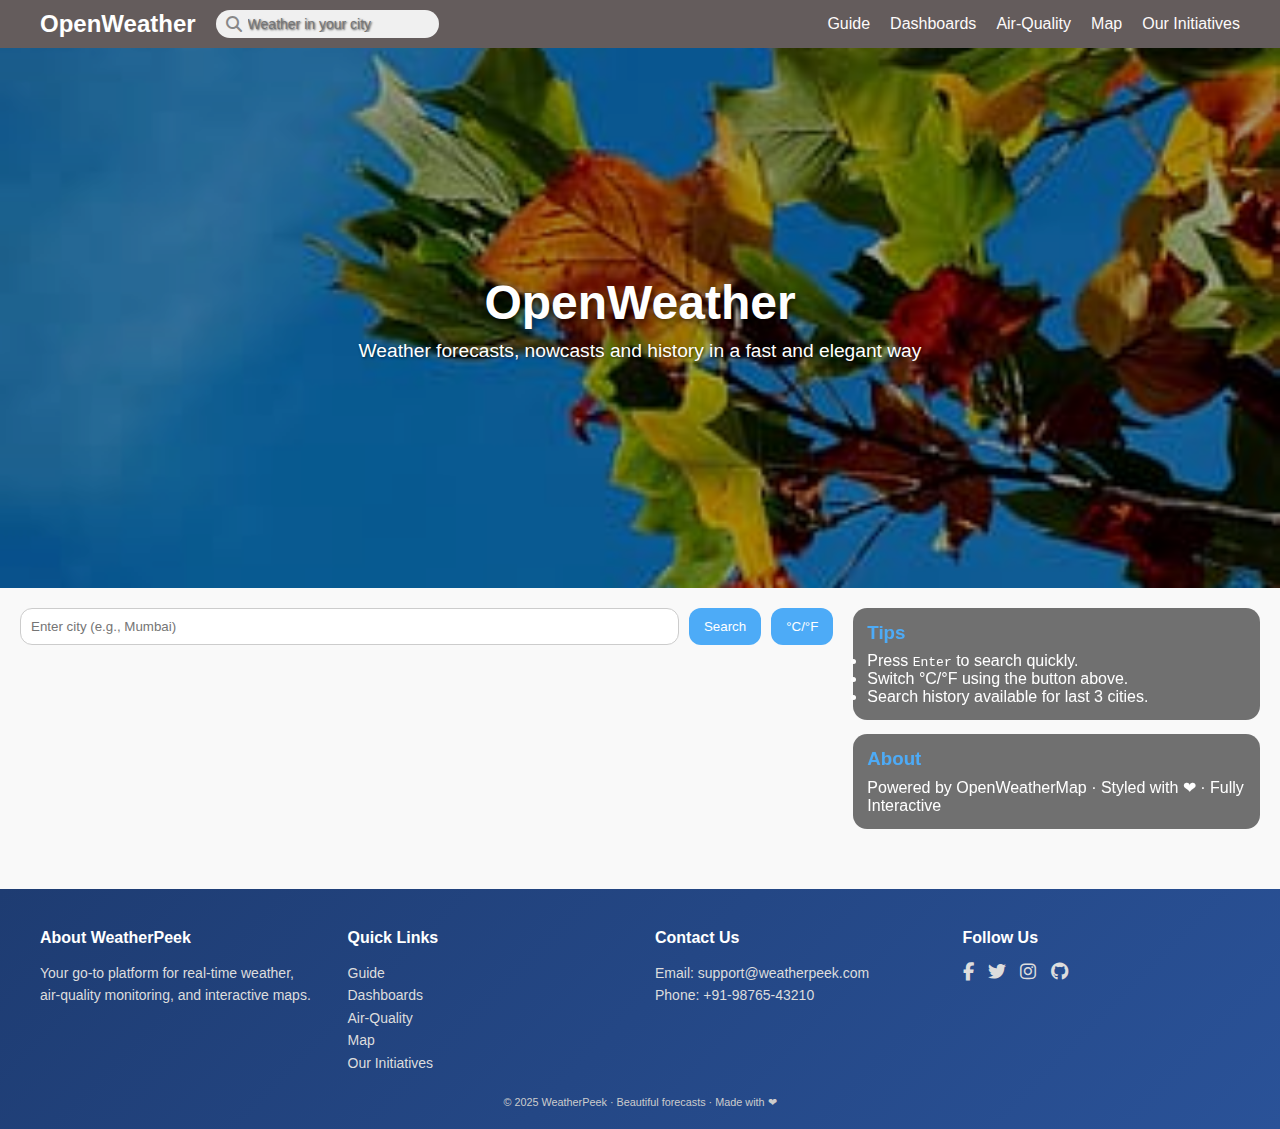
<file: index.html>
<!DOCTYPE html>
<html lang="en">
<head>
  <meta charset="UTF-8">
  <meta name="viewport" content="width=device-width, initial-scale=1.0">
  <title>WeatherPeek Interactive</title>
  <link rel="stylesheet" href="style.css">
  <link rel="stylesheet" href="https://cdnjs.cloudflare.com/ajax/libs/font-awesome/6.5.0/css/all.min.css">
</head>
<body>
  <main class="app">

    <nav class="navbar">
      <div class="nav-left">
        <a href="#" class="logo">OpenWeather</a>
        <div class="nav-search-bar">
          <i class="fa-solid fa-magnifying-glass"></i>
          <input type="text" placeholder="Weather in your city">
        </div>
      </div>
      <div class="nav-center">
        <ul>
          <li><a href="guide.html">Guide</a></li>
          <li><a href="dashboard.html">Dashboards</a></li>
          <li><a href="air-quality.html">Air-Quality</a></li>
          <li><a href="map.html">Map</a></li>
          <li><a href="initiative.html">Our Initiatives</a></li>
        </ul>
      </div>
    </nav>

    <section class="hero" id="heroSection">
      <div class="hero-content">
        <h1>OpenWeather</h1>
        <p>Weather forecasts, nowcasts and history in a fast and elegant way</p>
      </div>
    </section>

    <section class="main-content">
      <div class="left">
        <div class="controls">
          <input id="cityInput" type="text" placeholder="Enter city (e.g., Mumbai)">
          <button id="searchBtn">Search</button>
          <button id="toggleUnit">°C/°F</button>
        </div>
        <div id="weatherContainer">
          <h2 id="city" class="city-title"></h2>
          <div id="weather" class="forecast-grid"></div>
        </div>
      </div>

      <aside class="right">
        <div class="card about">
          <h3>Tips</h3>
          <ul>
            <li>Press <kbd>Enter</kbd> to search quickly.</li>
            <li>Switch °C/°F using the button above.</li>
            <li>Search history available for last 3 cities.</li>
          </ul>
        </div>
        <div class="card credits">
          <h3>About</h3>
          <p>Powered by OpenWeatherMap · Styled with ❤ · Fully Interactive</p>
        </div>
      </aside>
    </section>

   

 
      <footer class="footer">
      <div class="footer-container">
      
        <div class="footer-col">
          <h4>About WeatherPeek</h4>
          <p>Your go-to platform for real-time weather, air-quality monitoring, and interactive maps.</p>
        </div>

      
        <div class="footer-col">
          <h4>Quick Links</h4>
          <ul>
            <li><a href="guide.html">Guide</a></li>
            <li><a href="#">Dashboards</a></li>
            <li><a href="air-quality.html">Air-Quality</a></li>
            <li><a href="map.html">Map</a></li>
            <li><a href="initiative.html">Our Initiatives</a></li>
          </ul>
        </div>

     
        <div class="footer-col">
          <h4>Contact Us</h4>
          <p>Email: support@weatherpeek.com</p>
          <p>Phone: +91-98765-43210</p>
        </div>

     
        <div class="footer-col social">
          <h4>Follow Us</h4>
          <a href="#"><i class="fab fa-facebook-f"></i></a>
          <a href="#"><i class="fab fa-twitter"></i></a>
          <a href="#"><i class="fab fa-instagram"></i></a>
          <a href="#"><i class="fab fa-github"></i></a>
        </div>
      </div>

      <div class="footer-bottom">
        <small>© 2025 WeatherPeek · Beautiful forecasts · Made with ❤</small>
      </div>
    </footer>
     </main>


  <script src="script.js"></script>
</body>
</html>
</file>
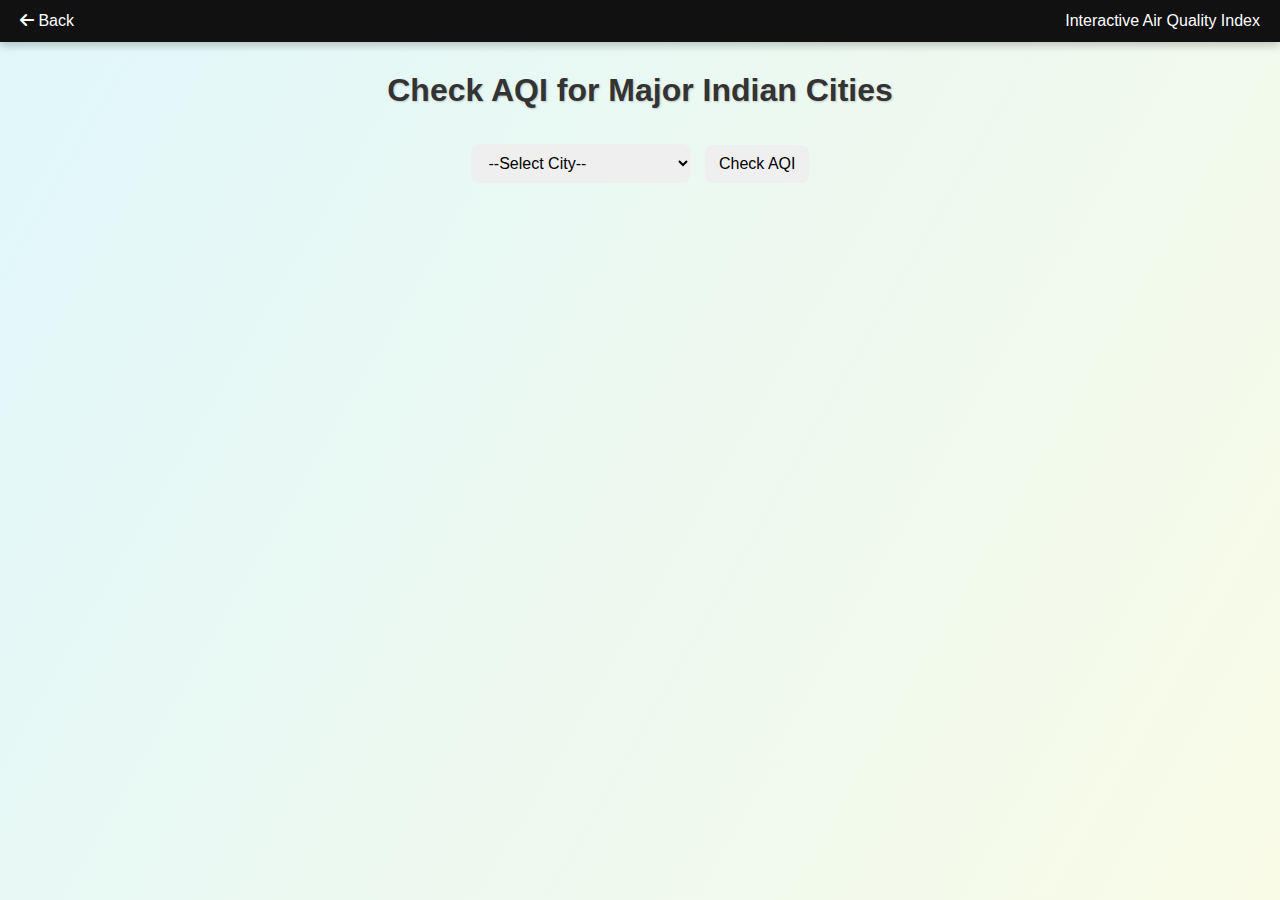
<file: air-quality.html>
<!DOCTYPE html>
<html lang="en">
<head>
  <meta charset="UTF-8">
  <meta name="viewport" content="width=device-width, initial-scale=1.0">
  <title>Interactive AQI - WeatherPeek</title>
  <link rel="stylesheet" href="https://cdnjs.cloudflare.com/ajax/libs/font-awesome/6.5.0/css/all.min.css">
  <style>
    body, html {
      margin: 0;
      padding: 0;
      font-family: 'Inter', sans-serif;
      background: linear-gradient(120deg, #e0f7fa, #f9fbe7);
      min-height: 100vh;
    }
    .navbar {
      display: flex;
      justify-content: space-between;
      align-items: center;
      background-color: #111;
      color: #fff;
      padding: 12px 20px;
      box-shadow: 0 4px 8px rgba(0,0,0,0.2);
    }
    .navbar a {
      color: #fff;
      text-decoration: none;
      font-weight: 500;
      margin-right: 15px;
    }
    .container {
      max-width: 700px;
      margin: 30px auto;
      text-align: center;
      padding: 0 20px;
    }
    h1 {
      margin-bottom: 25px;
      color: #333;
      text-shadow: 1px 1px 2px rgba(0,0,0,0.2);
    }
    select, button {
      padding: 10px 14px;
      margin: 10px 5px;
      border-radius: 8px;
      border: none;
      font-size: 16px;
      cursor: pointer;
      transition: transform 0.2s;
    }
    select {
      width: 220px;
    }
    button:hover {
      transform: scale(1.05);
    }
    .aqi-card {
      display: none;
      margin-top: 25px;
      padding: 25px;
      border-radius: 15px;
      color: #fff;
      background: linear-gradient(45deg, #4caf50, #8bc34a);
      box-shadow: 0 8px 20px rgba(0,0,0,0.25);
      transition: background 0.3s;
    }
    .aqi-card.good { background: linear-gradient(135deg, #009966, #00cc66); }
    .aqi-card.moderate { background: linear-gradient(135deg, #ffde33, #ffcc00); color:#000; }
    .aqi-card.unhealthy { background: linear-gradient(135deg, #ff9933, #ff6600); }
    .aqi-card.very-unhealthy { background: linear-gradient(135deg, #cc0033, #ff3366); }
    .aqi-card.hazardous { background: linear-gradient(135deg, #660099, #9900cc); }
    .aqi-card h2 { margin-bottom: 15px; font-size: 24px; }
    .aqi-card p { margin: 8px 0; font-size: 18px; }
    .aqi-components {
      display: flex;
      justify-content: space-around;
      margin-top: 15px;
    }
    .component {
      display: flex;
      flex-direction: column;
      align-items: center;
      font-size: 14px;
      color: #fff;
    }
    .component i {
      font-size: 28px;
      margin-bottom: 5px;
    }
    .aqi-bar {
      height: 20px;
      border-radius: 10px;
      margin-top: 15px;
      background: rgba(255,255,255,0.3);
      overflow: hidden;
    }
    .aqi-bar-fill {
      height: 100%;
      width: 0%;
      border-radius: 10px;
      transition: width 1s ease-in-out;
    }
  </style>
</head>
<body>

  <nav class="navbar">
    <a href="index.html"><i class="fa-solid fa-arrow-left"></i> Back</a>
    <span>Interactive Air Quality Index</span>
  </nav>

  <div class="container">
    <h1>Check AQI for Major Indian Cities</h1>
    <select id="citySelect">
      <option value="">--Select City--</option>
      <option value="Mumbai">Mumbai</option>
      <option value="Delhi">Delhi</option>
      <option value="Bangalore">Bangalore</option>
      <option value="Chennai">Chennai</option>
      <option value="Kolkata">Kolkata</option>
      <option value="Hyderabad">Hyderabad</option>
      <option value="Pune">Pune</option>
      <option value="Jaipur">Jaipur</option>
    </select>
    <button id="checkAQI">Check AQI</button>

    <div id="aqiCard" class="aqi-card">
      <h2 id="cityName"></h2>
      <p id="aqiValue"></p>
      <div class="aqi-bar"><div id="aqiBarFill" class="aqi-bar-fill"></div></div>
      <div class="aqi-components">
        <div class="component"><i class="fa-solid fa-cloud"></i> <span id="pm25"></span> PM2.5</div>
        <div class="component"><i class="fa-solid fa-smog"></i> <span id="pm10"></span> PM10</div>
        <div class="component"><i class="fa-solid fa-industry"></i> <span id="no2"></span> NO₂</div>
      </div>
    </div>
  </div>

  <script>
    const apiKey = '718963b7af0803fcac4de0ea84c38141'; 
    const citySelect = document.getElementById('citySelect');
    const checkAQI = document.getElementById('checkAQI');
    const aqiCard = document.getElementById('aqiCard');
    const cityNameEl = document.getElementById('cityName');
    const aqiValueEl = document.getElementById('aqiValue');
    const pm25El = document.getElementById('pm25');
    const pm10El = document.getElementById('pm10');
    const no2El = document.getElementById('no2');
    const aqiBarFill = document.getElementById('aqiBarFill');

    const cityCoords = {
      Mumbai: [19.0760, 72.8777],
      Delhi: [28.6139, 77.2090],
      Bangalore: [12.9716, 77.5946],
      Chennai: [13.0827, 80.2707],
      Kolkata: [22.5726, 88.3639],
      Hyderabad: [17.3850, 78.4867],
      Pune: [18.5204, 73.8567],
      Jaipur: [26.9124, 75.7873]
    };

    function getAQILevel(aqi) {
      if(aqi === 1) return { text: "Good", class: "good", width: 20 };
      else if(aqi === 2) return { text: "Moderate", class: "moderate", width: 40 };
      else if(aqi === 3) return { text: "Unhealthy for Sensitive Groups", class: "unhealthy", width: 60 };
      else if(aqi === 4) return { text: "Very Unhealthy", class: "very-unhealthy", width: 80 };
      else if(aqi === 5) return { text: "Hazardous", class: "hazardous", width: 100 };
      else return { text: "Unknown", class: "", width: 0 };
    }

    checkAQI.addEventListener('click', () => {
      const city = citySelect.value;
      if(!city) return alert("Please select a city");

      const coords = cityCoords[city];
      fetch(`https://api.openweathermap.org/data/2.5/air_pollution?lat=${coords[0]}&lon=${coords[1]}&appid=${apiKey}`)
        .then(res => res.json())
        .then(data => {
          const aqi = data.list[0].main.aqi;
          const aqiLevel = getAQILevel(aqi);

          aqiCard.style.display = 'block';
          aqiCard.className = `aqi-card ${aqiLevel.class}`;
          cityNameEl.textContent = city;
          aqiValueEl.textContent = `AQI: ${aqi} (${aqiLevel.text})`;
          pm25El.textContent = data.list[0].components.pm2_5;
          pm10El.textContent = data.list[0].components.pm10;
          no2El.textContent = data.list[0].components.no2;

          aqiBarFill.style.width = '0%';
          setTimeout(() => {
            aqiBarFill.style.width = `${aqiLevel.width}%`;
          }, 100);
        })
        .catch(err => {
          alert("Failed to fetch AQI data");
          console.error(err);
        });
    });
  </script>
</body>
</html>
</file>
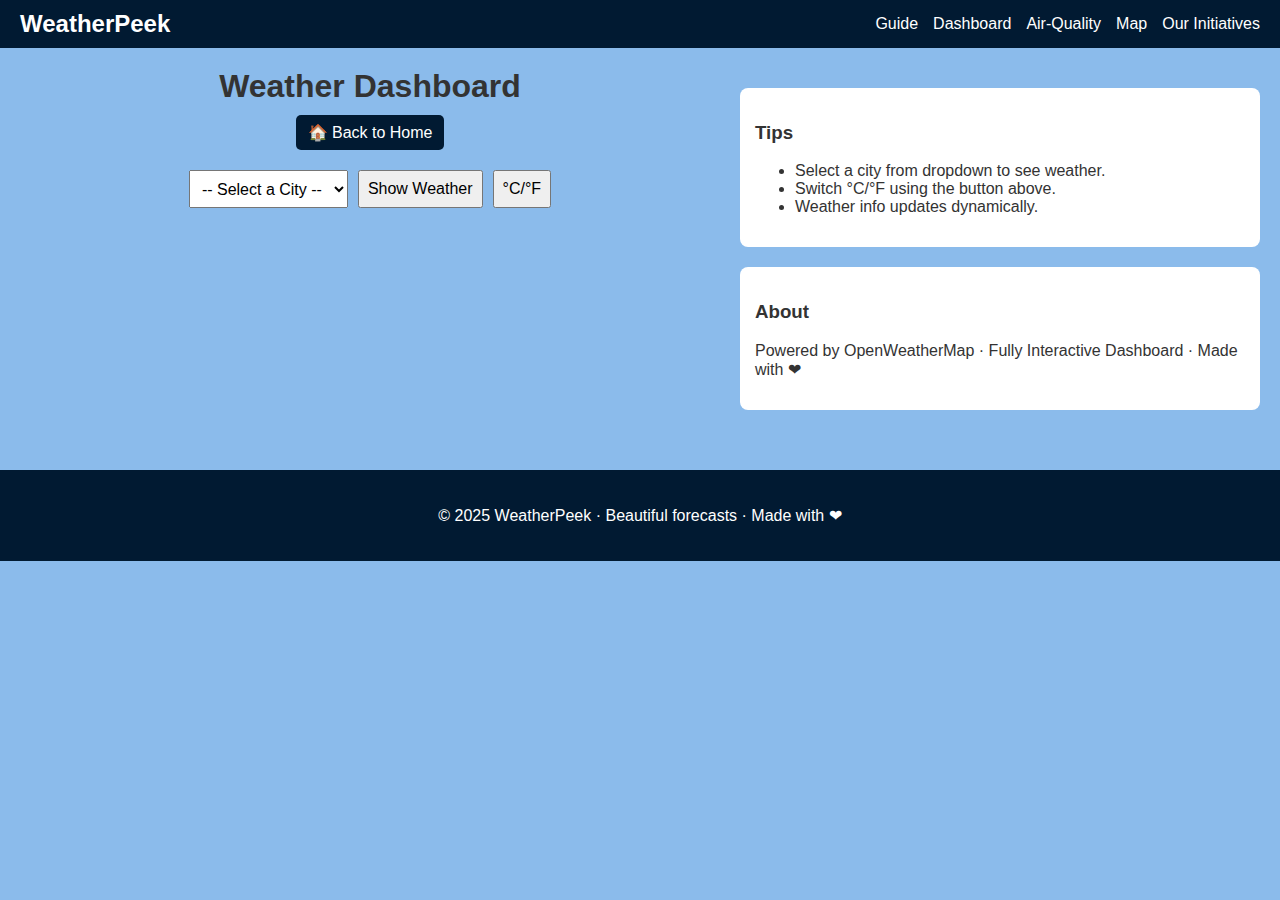
<file: dashboard.html>
<!DOCTYPE html>
<html lang="en">
<head>
  <meta charset="UTF-8">
  <meta name="viewport" content="width=device-width, initial-scale=1.0">
  <title>WeatherPeek Dashboard</title>
  <link rel="stylesheet" href="https://cdnjs.cloudflare.com/ajax/libs/font-awesome/6.5.0/css/all.min.css">
  <style>
    body {
      font-family: Arial, sans-serif;
      margin: 0; padding: 0;
      background: #8bbbeb;
      color: #333;
    }
    nav {
      background: #011a32;
      color: #fff;
      padding: 10px 20px;
      display: flex;
      justify-content: space-between;
      align-items: center;
    }
    nav .logo { font-weight: bold; font-size: 1.5em; }
    nav ul { list-style: none; display: flex; gap: 15px; margin: 0; padding: 0; }
    nav ul li a { color: #fff; text-decoration: none; }
    .main-content { display: flex; flex-wrap: wrap; padding: 20px; gap: 20px; justify-content: center; }
    .left { flex: 2; min-width: 300px; max-width: 700px; }
    .right { flex: 1; min-width: 250px; display: flex; flex-direction: column; justify-content: flex-end; }
    .controls { display: flex; gap: 10px; margin-bottom: 20px; flex-wrap: wrap; justify-content: center; }
    select, button { padding: 8px; font-size: 1em; cursor: pointer; }
    .weather-container { display: flex; flex-wrap: wrap; justify-content: center; gap: 15px; margin-top: 20px; }
    .weather-card { background: #fff; padding: 15px 20px; border-radius: 8px; box-shadow: 0 4px 6px rgba(0,0,0,0.1); min-width: 150px; text-align: center; transition: transform 0.3s, box-shadow 0.3s; }
    .weather-card:hover { transform: translateY(-5px); box-shadow: 0 8px 12px rgba(0,0,0,0.2); }
    .card { background: #fff; padding: 15px; border-radius: 8px; margin-top: 20px; }
    footer { background: #011a32; color: #fff; text-align: center; padding: 20px; margin-top: 40px; }
    footer a { color: #fff; text-decoration: none; }
    .back-home { display: inline-block; margin-top: 10px; padding: 8px 12px; background:#011a32; color:#fff; border-radius:5px; text-decoration:none; }
    .center-heading { text-align: center; margin-bottom: 20px; }
    .center-heading h1 { margin: 0; }
  </style>
</head>
<body>

  <nav>
    <div class="logo">WeatherPeek</div>
    <ul>
      <li><a href="guide.html">Guide</a></li>
      <li><a href="dashboard.html">Dashboard</a></li>
      <li><a href="air-quality.html">Air-Quality</a></li>
      <li><a href="map.html">Map</a></li>
      <li><a href="initiative.html">Our Initiatives</a></li>
    </ul>
  </nav>

  <section class="main-content">
    <div class="left">
      <div class="center-heading">
        <h1>Weather Dashboard</h1>
        <a href="index.html" class="back-home">🏠 Back to Home</a>
      </div>

      <div class="controls">
        <select id="cityDropdown">
          <option value="">-- Select a City --</option>
          <option value="Delhi">Delhi</option>
          <option value="Mumbai">Mumbai</option>
          <option value="Bengaluru">Bengaluru</option>
          <option value="Chennai">Chennai</option>
          <option value="Kolkata">Kolkata</option>
          <option value="Hyderabad">Hyderabad</option>
          <option value="Ahmedabad">Ahmedabad</option>
          <option value="Pune">Pune</option>
          <option value="Jaipur">Jaipur</option>
          <option value="Lucknow">Lucknow</option>
        </select>
        <button id="searchBtn">Show Weather</button>
        <button id="toggleUnit">°C/°F</button>
      </div>

      <div id="weatherContainer" class="weather-container">
        <!-- Weather cards appear here -->
      </div>
    </div>

    <aside class="right">
      <div class="card">
        <h3>Tips</h3>
        <ul>
          <li>Select a city from dropdown to see weather.</li>
          <li>Switch °C/°F using the button above.</li>
          <li>Weather info updates dynamically.</li>
        </ul>
      </div>
      <div class="card">
        <h3>About</h3>
        <p>Powered by OpenWeatherMap · Fully Interactive Dashboard · Made with ❤</p>
      </div>
    </aside>
  </section>

  <footer>
    <p>© 2025 WeatherPeek · Beautiful forecasts · Made with ❤</p>
  </footer>

  <script>
    const apiKey = "718963b7af0803fcac4de0ea84c38141"; // Replace with your OpenWeather API key
    let isCelsius = true;

    const searchBtn = document.getElementById("searchBtn");
    const toggleBtn = document.getElementById("toggleUnit");
    const cityDropdown = document.getElementById("cityDropdown");
    const weatherContainer = document.getElementById("weatherContainer");

    searchBtn.addEventListener("click", () => {
      const city = cityDropdown.value;
      if (!city) return alert("Please select a city!");
      getWeather(city);
    });

    toggleBtn.addEventListener("click", () => {
      isCelsius = !isCelsius;
      const city = cityDropdown.value;
      if (!city) return;
      getWeather(city);
    });

    async function getWeather(city) {
      try {
        const unit = isCelsius ? "metric" : "imperial";
        const response = await fetch(`https://api.openweathermap.org/data/2.5/weather?q=${city},IN&units=${unit}&appid=${apiKey}`);
        const data = await response.json();
        if (data.cod !== 200) return alert("City not found or API error!");

        const tempUnit = isCelsius ? "°C" : "°F";
        const speedUnit = isCelsius ? "m/s" : "mph";

        weatherContainer.innerHTML = `
          <div class="weather-card">
            <h3>🌡️ Temperature</h3>
            <p>${data.main.temp} ${tempUnit}</p>
          </div>
          <div class="weather-card">
            <h3>💧 Humidity</h3>
            <p>${data.main.humidity}%</p>
          </div>
          <div class="weather-card">
            <h3>🌬️ Wind</h3>
            <p>${data.wind.speed} ${speedUnit}</p>
          </div>
          <div class="weather-card">
            <h3>☁️ Condition</h3>
            <p>${data.weather[0].main}</p>
          </div>
        `;
      } catch (err) {
        console.error(err);
        alert("API Error! Check your key or internet connection.");
      }
    }
  </script>

</body>
</html>
</file>
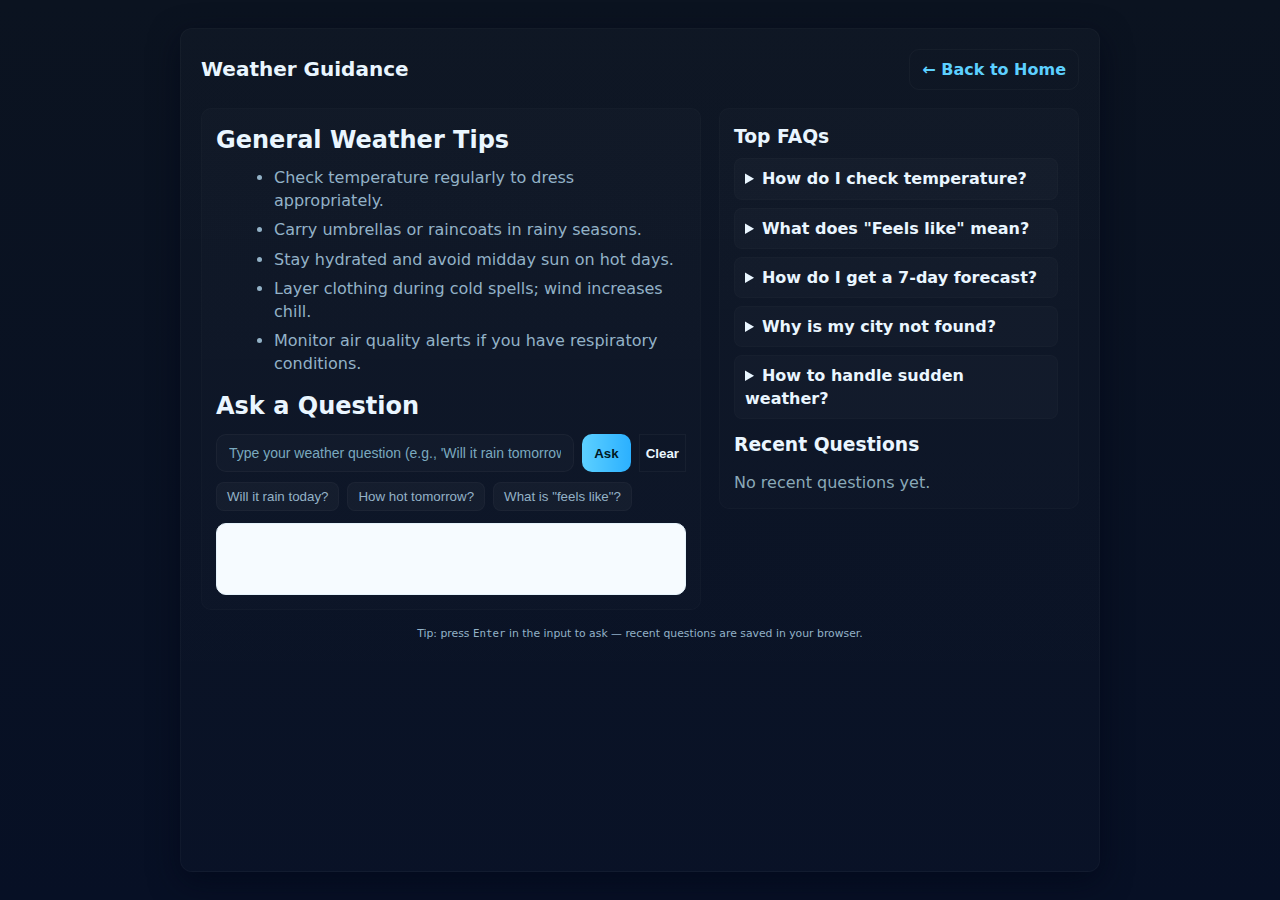
<file: guide.html>
<!DOCTYPE html>
<html lang="en">
<head>
  <meta charset="utf-8" />
  <meta name="viewport" content="width=device-width,initial-scale=1" />
  <title>Weather Guide</title>
  <style>
    :root{
      --bg: #0b1320;
      --card: #0f1724;
      --muted: #93b2c7;
      --accent: #5dd0ff;
      --glass: rgba(255,255,255,0.03);
      --surface: #eaf6ff;
      --danger: #ff8a8a;
      --radius: 12px;
      --max-width: 920px;
    }
 
    *{box-sizing:border-box}
    html,body{height:100%}
    body{
      margin:0;
      font-family:Inter, system-ui, -apple-system, "Segoe UI", Roboto, Arial;
      background: linear-gradient(180deg,var(--bg) 0%, #071025 100%);
      color:#e8f8ff;
      -webkit-font-smoothing:antialiased;
      -moz-osx-font-smoothing:grayscale;
      line-height:1.45;
      display:flex; justify-content:center; padding:28px 16px;
    }

    .container{
      width:100%;
      max-width:var(--max-width);
      background: linear-gradient(180deg, rgba(255,255,255,0.02), rgba(255,255,255,0.01));
      border-radius:var(--radius);
      padding:20px;
      box-shadow: 0 10px 30px rgba(2,6,23,0.6);
      border: 1px solid rgba(255,255,255,0.03);
    }

    header{
      display:flex; align-items:center; justify-content:space-between; gap:12px; margin-bottom:18px;
    }
    header h1{font-size:1.25rem; margin:0; color:var(--surface);}
    header a{
      color:var(--accent);
      background:transparent;
      padding:8px 12px;
      border-radius:10px;
      border:1px solid rgba(255,255,255,0.03);
      text-decoration:none;
      font-weight:600;
      transition:transform .12s ease;
    }
    header a:hover{transform:translateY(-2px)}

    .layout{
      display:grid;
      grid-template-columns: 1fr 360px;
      gap:18px;
    }

  
    .panel{
      background: linear-gradient(180deg, rgba(255,255,255,0.015), rgba(255,255,255,0.01));
      padding:14px;
      border-radius:10px;
      border:1px solid rgba(255,255,255,0.02);
    }
    .guide-info h2, .guide-chat h2 { margin:0 0 8px 0; color:var(--surface) }
    .guide-info ul{ margin:8px 0 0 18px; color:var(--muted) }
    .guide-info li{ margin:6px 0; }


    .input-row{
      display:flex; gap:8px; margin-top:10px;
    }
    #guideInput{
      flex:1;
      padding:10px 12px;
      border-radius:10px;
      border:1px solid rgba(255,255,255,0.04);
      background: rgba(255,255,255,0.02);
      color:var(--surface);
      outline:none;
      font-size:14px;
    }
    #guideInput::placeholder{ color: #7aa9bf; }
    button.btn{
      padding:10px 12px;
      border-radius:10px;
      border:none;
      background: linear-gradient(90deg,var(--accent), #2bb0ff);
      color:#001824;
      font-weight:700;
      cursor:pointer;
    }
    button.ghost{
      background: transparent;
      border:1px solid rgba(255,255,255,0.04);
      color:var(--surface);
      font-weight:600;
    }

    #guideResponse{
      margin-top:12px;
      min-height:72px;
      background:#f6fbff;
      color:#0b1a20;
      padding:12px;
      border-radius:10px;
      border:1px solid #e6f3fb;
      white-space:pre-wrap;
      font-size:14px;
    }

    .quick-row{ display:flex; gap:8px; margin-top:10px; flex-wrap:wrap; }
    .quick-row button{ background:var(--glass); border:1px solid rgba(255,255,255,0.03); color:var(--muted); padding:6px 10px; border-radius:8px; cursor:pointer; }
    .quick-row button:hover{ transform:translateY(-2px) }

   
    .sidebar h3{ margin:0 0 8px 0; color:var(--surface) }
    #faqList{ display:flex; flex-direction:column; gap:8px; max-height:480px; overflow:auto; padding-right:6px; }
    details.faq{
      background: rgba(255,255,255,0.02);
      border-radius:8px;
      padding:8px 10px;
      border:1px solid rgba(255,255,255,0.02);
      color:var(--muted);
    }
    summary{ font-weight:700; cursor:pointer; color:var(--surface) }
    summary::-webkit-details-marker{ display:none; }
    .faq p{ margin:8px 0 0 0; color: #072028; background:#eaf6ff; padding:8px; border-radius:6px; }

    .recent{ margin-top:12px; display:flex; flex-direction:column; gap:8px; }
    .recent button{ text-align:left; padding:8px 10px; border-radius:8px; border:1px solid rgba(255,255,255,0.03); background:transparent; color:var(--muted); cursor:pointer; }

    footer{ margin-top:14px; text-align:center; color:var(--muted); font-size:13px; }

    @media (max-width:900px){
      .layout{ grid-template-columns: 1fr; }
      .sidebar{ order:2 }
    }
  </style>
</head>
<body>
  <div class="container" role="main">
    <header>
      <h1>Weather Guidance</h1>
      <a href="index.html" aria-label="Back to home">← Back to Home</a>
    </header>

    <div class="layout">
      
      <section class="panel" aria-labelledby="tipsTitle">
        <div class="guide-info">
          <h2 id="tipsTitle">General Weather Tips</h2>
          <ul>
            <li>Check temperature regularly to dress appropriately.</li>
            <li>Carry umbrellas or raincoats in rainy seasons.</li>
            <li>Stay hydrated and avoid midday sun on hot days.</li>
            <li>Layer clothing during cold spells; wind increases chill.</li>
            <li>Monitor air quality alerts if you have respiratory conditions.</li>
          </ul>
        </div>

        <div class="guide-chat" style="margin-top:14px;">
          <h2>Ask a Question</h2>

          <div class="input-row" role="search">
            <input id="guideInput" type="text" inputmode="text" autocomplete="off"
                   placeholder="Type your weather question (e.g., 'Will it rain tomorrow?')" aria-label="Ask the weather guide">
            <button id="guideAskBtn" class="btn" aria-label="Ask">Ask</button>
            <button id="guideClearBtn" class="ghost" aria-label="Clear">Clear</button>
          </div>

          <div class="quick-row" aria-hidden="false" style="margin-top:10px;">
            <button class="quick" data-q="Will it rain today?">Will it rain today?</button>
            <button class="quick" data-q="How hot will it be tomorrow?">How hot tomorrow?</button>
            <button class="quick" data-q="What does feels like mean?">What is "feels like"?</button>
          </div>

          <div id="guideResponse" aria-live="polite"></div>
        </div>
      </section>

      <aside class="sidebar" aria-labelledby="faqTitle">
        <div class="panel">
          <h3 id="faqTitle">Top FAQs</h3>
          <div id="faqList" role="list">
        
          </div>

          <div style="margin-top:12px;">
            <h3>Recent Questions</h3>
            <div id="recent" class="recent" aria-live="polite">
            
            </div>
          </div>
        </div>
      </aside>
    </div>

    <footer>
      <small>Tip: press <kbd>Enter</kbd> in the input to ask — recent questions are saved in your browser.</small>
    </footer>
  </div>

  <script>
   
    (function(){
      const guideInput = document.getElementById('guideInput');
      const guideAskBtn = document.getElementById('guideAskBtn');
      const guideResponse = document.getElementById('guideResponse');
      const guideClearBtn = document.getElementById('guideClearBtn');
      const faqList = document.getElementById('faqList');
      const quickButtons = document.querySelectorAll('.quick');
      const recentEl = document.getElementById('recent');

   
      const FAQs = [
        { q: 'How do I check temperature?', a: 'Use the main page search to get current temperature for your city. Toggle °C/°F to change units.' },
        { q: 'What does "Feels like" mean?', a: '"Feels like" is the perceived temperature after humidity and wind are taken into account.' },
        { q: 'How do I get a 7-day forecast?', a: 'This demo uses hourly/3-hour forecast. For full 7-day data use a One Call API on a secure backend.' },
        { q: 'Why is my city not found?', a: 'Try adding a country code (e.g., "Springfield, US"), or check spelling and try a nearby large city.' },
        { q: 'How to handle sudden weather?', a: 'For sudden severe weather, follow local weather alerts and move indoors if advised.' }
      ];

    
      function renderFAQs(){
        faqList.innerHTML = '';
        FAQs.forEach(item => {
          const d = document.createElement('details');
          d.className = 'faq';
          const s = document.createElement('summary');
          s.textContent = item.q;
          const p = document.createElement('p');
          p.textContent = item.a;
          d.appendChild(s);
          d.appendChild(p);
          faqList.appendChild(d);
        });
      }


      let recent = JSON.parse(localStorage.getItem('weatherGuideRecent') || '[]');
      function renderRecent(){
        recentEl.innerHTML = '';
        if (recent.length === 0){
          const p = document.createElement('div');
          p.style.color = '#8aa9b8';
          p.textContent = 'No recent questions yet.';
          recentEl.appendChild(p);
          return;
        }
        recent.forEach(q => {
          const btn = document.createElement('button');
          btn.textContent = q;
          btn.addEventListener('click', ()=> {
            guideInput.value = q;
            handleAsk();
          });
          recentEl.appendChild(btn);
        });
      }
      function saveRecent(q){
        if(!q) return;
        recent = recent.filter(x => x !== q);
        recent.unshift(q);
        if (recent.length > 6) recent.pop();
        localStorage.setItem('weatherGuideRecent', JSON.stringify(recent));
        renderRecent();
      }

      
      function findFAQMatch(text){
        text = text.toLowerCase();
      
        for (const f of FAQs){
          if (text.includes(f.q.toLowerCase()) || f.q.toLowerCase().split(' ').every(w => text.includes(w))) {
            return f.a;
          }
        }
        //  rules
        if (text.includes('rain') || text.includes('precip')) return 'Check your city’s forecast on the home page — precipitation and chance of rain are shown in the hourly cards.';
        if (text.includes('temperature') || text.includes('hot') || text.includes('cold')) return 'Search a city on the home page to see the current temperature and toggle °C/°F.';
        if (text.includes('feels like') || text.includes('feels')) return '"Feels like" accounts for humidity and wind when estimating perceived temperature.';
        if (text.includes('forecast') || text.includes('7-day') || text.includes('week')) return 'For multi-day forecasts you can use the One Call API (recommended via a server-side proxy).';
        if (text.includes('api') || text.includes('key')) return 'Do not expose API keys in client-side code for production. Use a small backend proxy to keep them secret.';
        return null;
      }

      function handleAsk(){
        const query = guideInput.value.trim();
        if (!query){
          guideResponse.textContent = 'Please type a question.';
          return;
        }
      
        const matched = findFAQMatch(query);
        if (matched){
          guideResponse.textContent = matched;
        } else {
          guideResponse.textContent = "Sorry, I didn't understand that. Try asking about temperature, forecast, or rain.";
        }
        saveRecent(query);
      }

      guideAskBtn.addEventListener('click', handleAsk);
      guideClearBtn.addEventListener('click', ()=> {
        guideInput.value = '';
        guideResponse.textContent = '';
        guideInput.focus();
      });
      guideInput.addEventListener('keydown', (e) => {
        if (e.key === 'Enter') handleAsk();
      });
      quickButtons.forEach(b => {
        b.addEventListener('click', ()=> {
          guideInput.value = b.dataset.q;
          handleAsk();
        });
      });

      
      renderFAQs();
      renderRecent();
    })();
  </script>
</body>
</html>
</file>
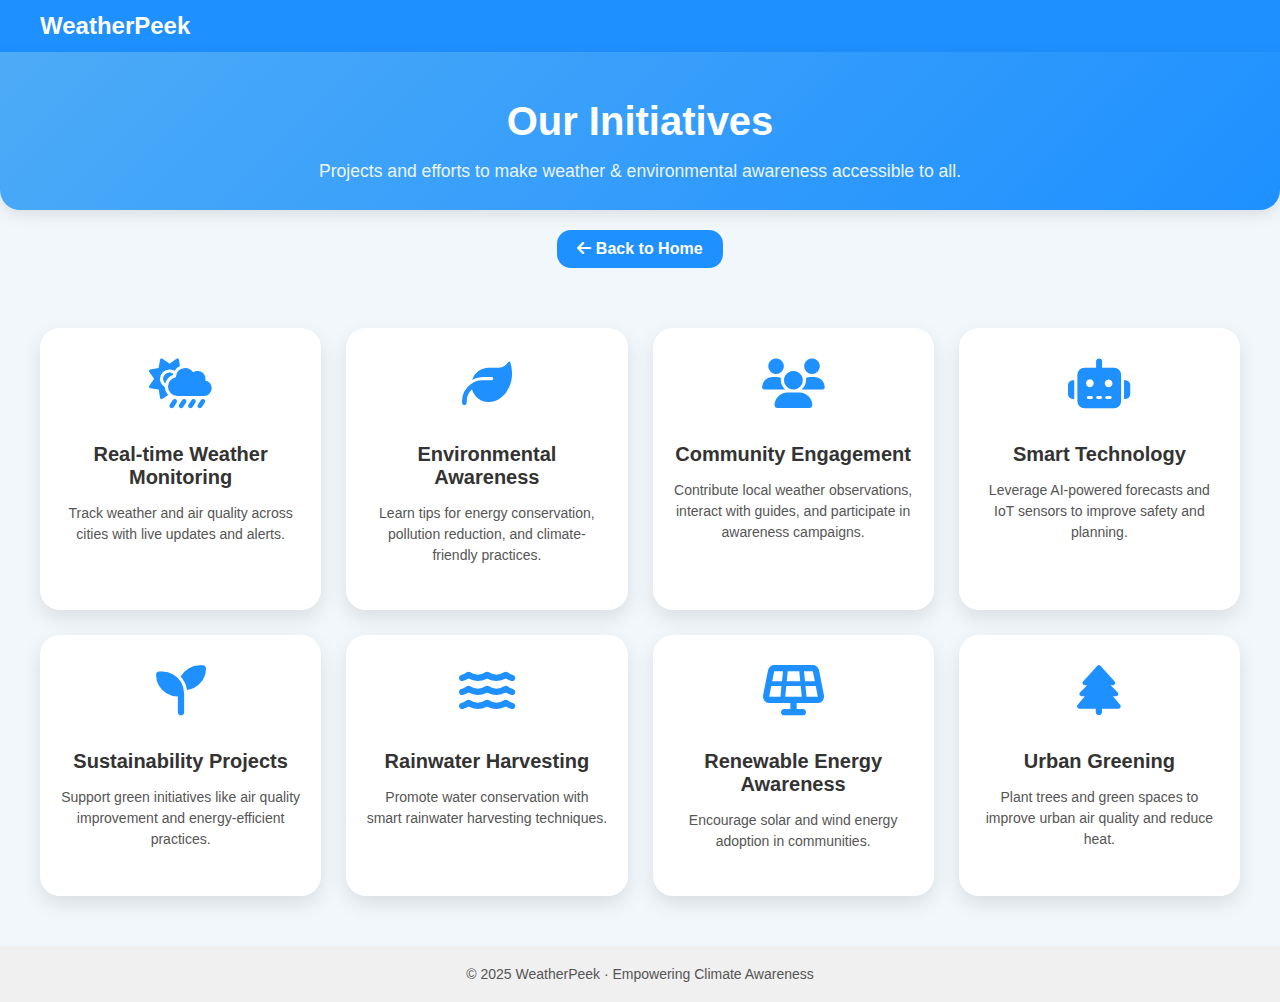
<file: initiative.html>
<!DOCTYPE html>
<html lang="en">
<head>
  <meta charset="UTF-8">
  <meta name="viewport" content="width=device-width, initial-scale=1.0">
  <title>Our Initiatives - WeatherPeek</title>
  <link rel="stylesheet" href="https://cdnjs.cloudflare.com/ajax/libs/font-awesome/6.5.0/css/all.min.css">
  <style>
    body {
      font-family: 'Inter', sans-serif;
      margin: 0;
      padding: 0;
      background: #f2f7fb;
      color: #333;
    }
    a { text-decoration: none; }

   
    .navbar {
      display: flex;
      justify-content: space-between;
      align-items: center;
      padding: 12px 40px;
      background: #1e90ff;
      color: #fff;
    }
    .logo { font-size: 24px; font-weight: bold; }
    .nav-center ul { list-style: none; display: flex; gap: 20px; margin: 0; padding: 0; }
    .nav-center ul li a { color: #fff; font-weight: 500; }
    .nav-center ul li a:hover { color: #ffd700; }

  
    .page-header {
      text-align: center;
      padding: 20px 20px 10px;
      background: linear-gradient(135deg, #4dabf7, #1e90ff);
      color: #fff;
      border-bottom-left-radius: 20px;
      border-bottom-right-radius: 20px;
      box-shadow: 0 5px 15px rgba(0,0,0,0.1);
    }
    .page-header h1 { font-size: 2.5rem; margin-bottom: 10px; }
    .page-header p { font-size: 1.1rem; opacity: 0.9; }

  
    .back-btn {
      display: inline-block;
      margin: 20px auto;
      padding: 10px 20px;
      background: #1e90ff;
      color: #fff;
      border-radius: 14px;
      font-weight: 600;
      text-align: center;
      transition: background 0.3s;
    }
    .back-btn:hover { background: #0c6bbf; }

    .initiatives {
      max-width: 1200px;
      margin: 40px auto;
      padding: 0 20px;
      display: grid;
      grid-template-columns: repeat(auto-fit, minmax(250px, 1fr));
      gap: 25px;
    }
    .initiative-card {
      background: #fff;
      border-radius: 20px;
      padding: 30px 20px;
      box-shadow: 0 8px 20px rgba(0,0,0,0.1);
      transition: transform 0.3s, box-shadow 0.3s;
      text-align: center;
    }
    .initiative-card:hover {
      transform: translateY(-10px);
      box-shadow: 0 15px 30px rgba(0,0,0,0.2);
    }
    .initiative-card i {
      font-size: 50px;
      margin-bottom: 15px;
      color: #1e90ff;
      transition: transform 0.3s, color 0.3s;
    }
    .initiative-card:hover i {
      transform: rotate(15deg) scale(1.2);
      color: #4dabf7;
    }
    .initiative-card h3 {
      font-size: 20px;
      margin-bottom: 10px;
      color: #333;
    }
    .initiative-card p {
      font-size: 14px;
      color: #555;
      line-height: 1.5;
    }

    .footer {
      text-align: center;
      padding: 20px;
      background: #f0f0f0;
      font-size: 14px;
      color: #555;
      margin-top: 50px;
    }
  </style>
</head>
<body>


  <nav class="navbar">
    <div class="logo">WeatherPeek</div>
    <div class="nav-center">
     
    </div>
  </nav>


  <section class="page-header">
    <h1>Our Initiatives</h1>
    <p>Projects and efforts to make weather & environmental awareness accessible to all.</p>
  </section>


  <div style="text-align:center;">
    <a href="index.html" class="back-btn"><i class="fa-solid fa-arrow-left"></i> Back to Home</a>
  </div>


  <section class="initiatives">
    <div class="initiative-card">
      <i class="fa-solid fa-cloud-sun-rain"></i>
      <h3>Real-time Weather Monitoring</h3>
      <p>Track weather and air quality across cities with live updates and alerts.</p>
    </div>
    <div class="initiative-card">
      <i class="fa-solid fa-leaf"></i>
      <h3>Environmental Awareness</h3>
      <p>Learn tips for energy conservation, pollution reduction, and climate-friendly practices.</p>
    </div>
    <div class="initiative-card">
      <i class="fa-solid fa-users"></i>
      <h3>Community Engagement</h3>
      <p>Contribute local weather observations, interact with guides, and participate in awareness campaigns.</p>
    </div>
    <div class="initiative-card">
      <i class="fa-solid fa-robot"></i>
      <h3>Smart Technology</h3>
      <p>Leverage AI-powered forecasts and IoT sensors to improve safety and planning.</p>
    </div>
    <div class="initiative-card">
      <i class="fa-solid fa-seedling"></i>
      <h3>Sustainability Projects</h3>
      <p>Support green initiatives like air quality improvement and energy-efficient practices.</p>
    </div>
    <div class="initiative-card">
      <i class="fa-solid fa-water"></i>
      <h3>Rainwater Harvesting</h3>
      <p>Promote water conservation with smart rainwater harvesting techniques.</p>
    </div>
    <div class="initiative-card">
      <i class="fa-solid fa-solar-panel"></i>
      <h3>Renewable Energy Awareness</h3>
      <p>Encourage solar and wind energy adoption in communities.</p>
    </div>
    <div class="initiative-card">
      <i class="fa-solid fa-tree"></i>
      <h3>Urban Greening</h3>
      <p>Plant trees and green spaces to improve urban air quality and reduce heat.</p>
    </div>
  </section>

  <footer class="footer">
    © 2025 WeatherPeek · Empowering Climate Awareness
  </footer>

</body>
</html>
</file>
<file: style.css>
* { 
  box-sizing: border-box;
   margin: 0; 
   padding: 0; }
body {
    font-family: 'Inter', sans-serif;
    min-height: 100vh;
    background-color: #f9f9f9;
    color: #333;
    position: relative;
    overflow-x: hidden;
    transition: background-image 0.5s ease-in-out;
}


a { 
  text-decoration: none; 
  color: inherit; }

/*header*/
.navbar {
    display: flex;
    justify-content: space-between;
    align-items: center;
    background-color: rgba(20, 8, 8, 0.65);
    padding: 10px 40px;
}
.nav-left, .nav-center ul, .nav-right
 { display: flex;
   align-items: center;
    gap: 20px; }
.logo {
   font-size: 24px; 
   font-weight: bold;
    color: #fff; }
.nav-search-bar {
   display: flex; 
   align-items: center; 
   background-color: #f0f0f0; 
   padding: 6px 10px;
    border-radius: 20px; }
.nav-search-bar i {
   color: #888;
   }
.nav-search-bar input 
{ border: none; 
  outline: none; 
  margin-left: 6px;
   background: transparent; 
   font-size: 14px; 
   color: #fff;
   text-shadow: 1px 1px 2px rgba(0,0,0,0.7); 
}
.nav-center ul { 
  list-style: none; 
  margin: 0; 
  padding: 0; }
.nav-center ul li a { 
  font-weight: 500; 
  color: #fdfafa; 
  transition: color 0.2s; }
.nav-center ul li a:hover { 
  color: #f26b21; }

/* HERO  */
.hero {
   width: 100%;
   height: 60vh;
   background-image: url('images.jpg');
   background-size: cover;
   background-position: center;
   display: flex;
   justify-content: center;
   align-items: center;
   text-align: center;
   color: white;
   position: relative;
   padding: 60px 20px;
   z-index: 0;
}
.hero::before {
   content: "";
   position: absolute;
   inset: 0;
   background: rgba(0,0,0,0.35);
   z-index: 0;
}
.hero-content { position: relative; z-index: 1; padding: 0 20px; }
.hero-content h1 { font-size: 3rem; margin-bottom: 10px; text-shadow: 2px 2px 6px rgba(0,0,0,0.6); }
.hero-content p { font-size: 1.2rem; text-shadow: 1px 1px 3px rgba(0,0,0,0.6); }
.hero.hide { display: none; }

/* main*/
.main-content {
   display: grid;
    grid-template-columns: 2fr 1fr; 
    gap: 20px;
     padding: 20px; }
.controls {
   display: flex;
    gap: 10px; 
    margin-bottom: 20px; }
.controls input { 
  flex: 1;
   padding: 10px; 
   border-radius: 12px;
    border: 1px solid #ccc; }
.controls button {
   padding: 10px 15px; 
   border-radius: 12px;
    border: none;
     background-color: #4dabf7; 
     color: #fff; 
     cursor: pointer; 
     transition: 0.2s; }
.controls button:hover {
   background-color: #1e90ff; }

.left {
   display: flex; 
   flex-direction: column; }
.forecast-grid { 
  display: grid; 
  grid-template-columns: repeat(auto-fill, minmax(220px, 1fr)); 
  gap: 16px; }
.weather_item {
      background: rgba(0,0,0,0.5); 
    backdrop-filter: blur(10px); 
    border-radius: 14px; 
    padding: 14px; 
    text-align: center; 
    color: #fff; 
    box-shadow: 0 6px 20px rgba(0,0,0,0.25);  }
.weather_item img {
 
    width: 60px; 
    height: 60px; }
    .weather_item:hover {
    transform: translateY(-5px);
    box-shadow: 0 8px 25px rgba(0,0,0,0.4);
    transition: 0.3s;
}


.right { display:flex;
   flex-direction: column;
    gap: 14px; }
.card { 
  background: rgba(0,0,0,0.55); 
  backdrop-filter: blur(12px);
   padding:14px; 
   border-radius:14px; 
   color: #fff; }
.card h3 { 
  color:#4dabf7; 
  margin-bottom:8px; }



/* background */
.weather-bg {
  position: fixed;
  inset: 0;
  background-size: cover;
  background-position: center;
  background-repeat: no-repeat;
  z-index: -1;
  transition: background-image 0.5s ease-in-out;
}
    
.footer {
  background: linear-gradient(135deg, #1e3c72, #2a5298); 
  color: #eee;
  padding: 40px 20px 20px;
  margin-top: 40px;
}

.footer-container {
  display: grid;
  grid-template-columns: repeat(auto-fit, minmax(220px, 1fr));
  gap: 30px;
  max-width: 1200px;
  margin: auto;
}

.footer-col h4 {
  font-size: 16px;
  margin-bottom: 15px;
  color: #fff;
}

.footer-col p, 
.footer-col ul li {
  font-size: 14px;
  line-height: 1.6;
  color: #ddd;
}

.footer-col ul {
  list-style: none;
  padding: 0;
}

.footer-col ul li a {
  text-decoration: none;
  color: #ddd;
  transition: color 0.3s;
}

.footer-col ul li a:hover {
  color: #fff;
}

.footer-col.social a {
  margin-right: 10px;
  font-size: 18px;
  color: #ddd;
  transition: color 0.3s;
}

.footer-col.social a:hover {
  color: #fff;
}

.footer-bottom {
  text-align: center;
  margin-top: 20px;
  font-size: 13px;
  color: #ccc;
}
</file>
